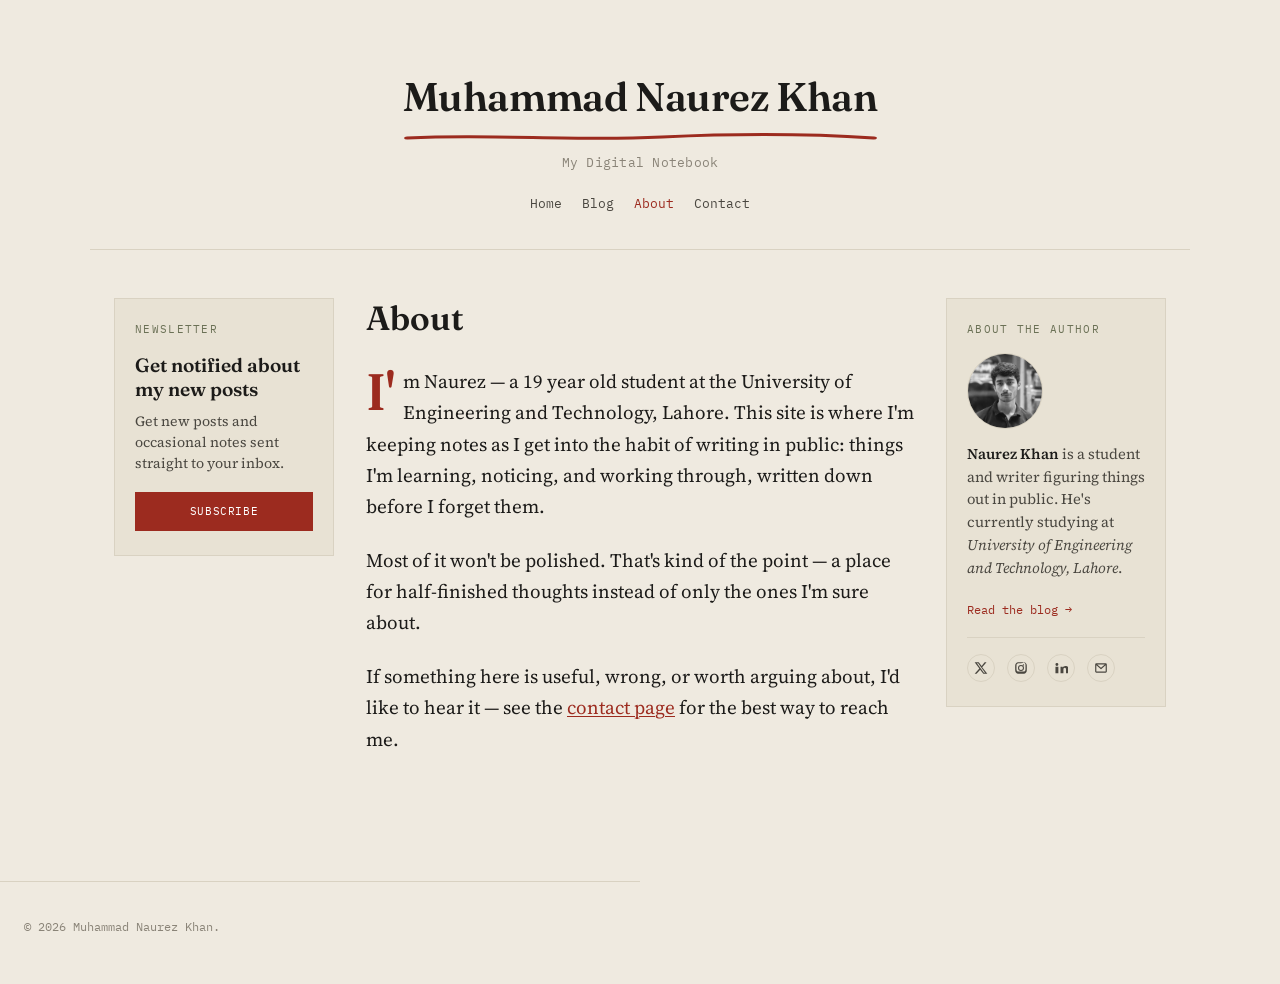
<file: blog/about.html>
<!DOCTYPE html>
<html lang="en">
<head>
<meta charset="UTF-8">
<meta name="viewport" content="width=device-width, initial-scale=1.0">
<title>About — Muhammad Naurez Khan</title>
<link rel="shortcut icon" href="images/avatar.jpg" type="image/jpeg">
<link rel="icon" href="images/avatar.jpg" type="image/jpeg" sizes="any">
<link rel="apple-touch-icon" href="images/avatar.jpg" type="image/jpeg">
<link rel="stylesheet" href="css/style.css">
</head>
<body>

  <header class="site-header wrap">
    <a class="site-title-link" href="index.html">
      <h1 class="site-title">
        Muhammad Naurez Khan
        <svg viewBox="0 0 220 10" preserveAspectRatio="none">
          <path d="M2 6 C 40 2, 80 9, 120 5 S 190 2, 218 6" />
        </svg>
      </h1>
    </a>
    <p class="site-tagline">My Digital Notebook</p>
    <nav class="site-nav">
      <a href="index.html">Home</a>
      <a href="blog.html">Blog</a>
      <a href="about.html" class="active">About</a>
      <a href="contact.html">Contact</a>
    </nav>
  </header>

  <div class="layout">
    <aside class="newsletter-sidebar" aria-label="Newsletter">
      <div class="newsletter-card">
        <p class="newsletter-label">Newsletter</p>
        <h2 class="newsletter-title">Get notified about my new posts</h2>
        <p class="newsletter-copy">
          Get new posts and occasional notes sent straight to your inbox.
        </p>
        <a class="newsletter-button" href="https://newsletter.naurez.co/" target="_blank" rel="noopener noreferrer">
          Subscribe
        </a>
      </div>
    </aside>
    <main class="content">
      <article>
        <h1 class="page-title">About</h1>
        <div class="post-body">
          <p>
            I'm Naurez — a 19 year old student at the University of Engineering
            and Technology, Lahore. This site is where I'm keeping notes as I
            get into the habit of writing in public: things I'm learning,
            noticing, and working through, written down before I forget them.
          </p>
          <p>
            Most of it won't be polished. That's kind of the point — a place
            for half-finished thoughts instead of only the ones I'm sure about.
          </p>
          <p>
            If something here is useful, wrong, or worth arguing about, I'd
            like to hear it — see the <a href="contact.html">contact page</a>
            for the best way to reach me.
          </p>
        </div>
      </article>
    </main>

    <!-- Sidebar sticks near the top of the viewport while the page scrolls. -->
    <aside class="sidebar">
      <div class="about-card">
        <p class="about-label">About the author</p>
        <img class="about-avatar" src="images/avatar.jpg" alt="Muhammad Naurez Khan">
        <p class="about-bio">
          <strong>Naurez Khan</strong> is a student and writer figuring things
          out in public. He's currently studying at
          <em>University of Engineering and Technology, Lahore</em>.
        </p>
        <a class="about-more" href="blog.html">Read the blog →</a>
        <div class="about-social">
          <a href="#" aria-label="X / Twitter" title="X / Twitter">
            <svg viewBox="0 0 24 24"><path d="M18.244 2H21.5l-7.5 8.57L22.9 22h-6.9l-5.4-6.98L4.4 22H1.14l8.02-9.17L1.1 2h7.07l4.88 6.4L18.24 2Zm-1.2 18h1.9L7.02 4h-2l12.02 16Z"/></svg>
          </a>
          <a href="#" aria-label="Instagram" title="Instagram">
            <svg viewBox="0 0 24 24"><path d="M12 2c2.72 0 3.06.01 4.12.06 1.06.05 1.79.22 2.42.46.66.26 1.22.6 1.77 1.15.55.55.9 1.11 1.15 1.77.24.63.41 1.36.46 2.42.05 1.06.06 1.4.06 4.12s-.01 3.06-.06 4.12c-.05 1.06-.22 1.79-.46 2.42a4.9 4.9 0 0 1-1.15 1.77 4.9 4.9 0 0 1-1.77 1.15c-.63.24-1.36.41-2.42.46-1.06.05-1.4.06-4.12.06s-3.06-.01-4.12-.06c-1.06-.05-1.79-.22-2.42-.46a4.9 4.9 0 0 1-1.77-1.15 4.9 4.9 0 0 1-1.15-1.77c-.24-.63-.41-1.36-.46-2.42C2.01 15.06 2 14.72 2 12s.01-3.06.06-4.12c.05-1.06.22-1.79.46-2.42.26-.66.6-1.22 1.15-1.77A4.9 4.9 0 0 1 5.44 2.54c.63-.24 1.36-.41 2.42-.46C8.94 2.01 9.28 2 12 2Zm0 1.8c-2.67 0-2.99.01-4.04.06-.87.04-1.34.18-1.65.3-.42.16-.72.35-1.03.66-.31.31-.5.61-.66 1.03-.12.31-.26.78-.3 1.65C4.27 8.55 4.26 8.87 4.26 10c0 0 0 0 0 0-.01.03-.01.03 0 0 .01 3.13.02 3.45.06 4.5.04.87.18 1.34.3 1.65.16.42.35.72.66 1.03.31.31.61.5 1.03.66.31.12.78.26 1.65.3 1.05.05 1.37.06 4.04.06s2.99-.01 4.04-.06c.87-.04 1.34-.18 1.65-.3.42-.16.72-.35 1.03-.66.31-.31.5-.61.66-1.03.12-.31.26-.78.3-1.65.05-1.05.06-1.37.06-4.04s-.01-2.99-.06-4.04c-.04-.87-.18-1.34-.3-1.65a2.8 2.8 0 0 0-.66-1.03 2.8 2.8 0 0 0-1.03-.66c-.31-.12-.78-.26-1.65-.3C14.99 3.81 14.67 3.8 12 3.8Zm0 3.05a5.15 5.15 0 1 1 0 10.3 5.15 5.15 0 0 1 0-10.3Zm0 1.8a3.35 3.35 0 1 0 0 6.7 3.35 3.35 0 0 0 0-6.7Zm5.35-1.99a1.2 1.2 0 1 1-2.4 0 1.2 1.2 0 0 1 2.4 0Z"/></svg>
          </a>
          <a href="#" aria-label="LinkedIn" title="LinkedIn">
            <svg viewBox="0 0 24 24"><path d="M4.98 3.5a2.5 2.5 0 1 1 0 5 2.5 2.5 0 0 1 0-5ZM2.5 9.75h5V21h-5V9.75Zm7.5 0h4.79v1.54h.07c.67-1.23 2.3-2.53 4.73-2.53 5.06 0 6 3.16 6 7.27V21h-5v-5.98c0-1.43-.03-3.27-2.05-3.27-2.05 0-2.37 1.55-2.37 3.16V21h-5V9.75Z"/></svg>
          </a>
          <a href="mailto:you@example.com" aria-label="Email" title="Email">
            <svg viewBox="0 0 24 24"><path d="M2 6a2 2 0 0 1 2-2h16a2 2 0 0 1 2 2v12a2 2 0 0 1-2 2H4a2 2 0 0 1-2-2V6zm3.519 0L12 11.671 18.481 6H5.52zM20 7.329l-7.341 6.424a1 1 0 0 1-1.318 0L4 7.329V18h16V7.329z"/></svg>
          </a>
        </div>
      </div>
    </aside>
  </div>

  <footer class="site-footer wrap">
    <p>&copy; <span id="year"></span> Muhammad Naurez Khan.</p>
  </footer>

  <script>
    document.getElementById('year').textContent = new Date().getFullYear();
  </script>
</body>
</html>
</file>
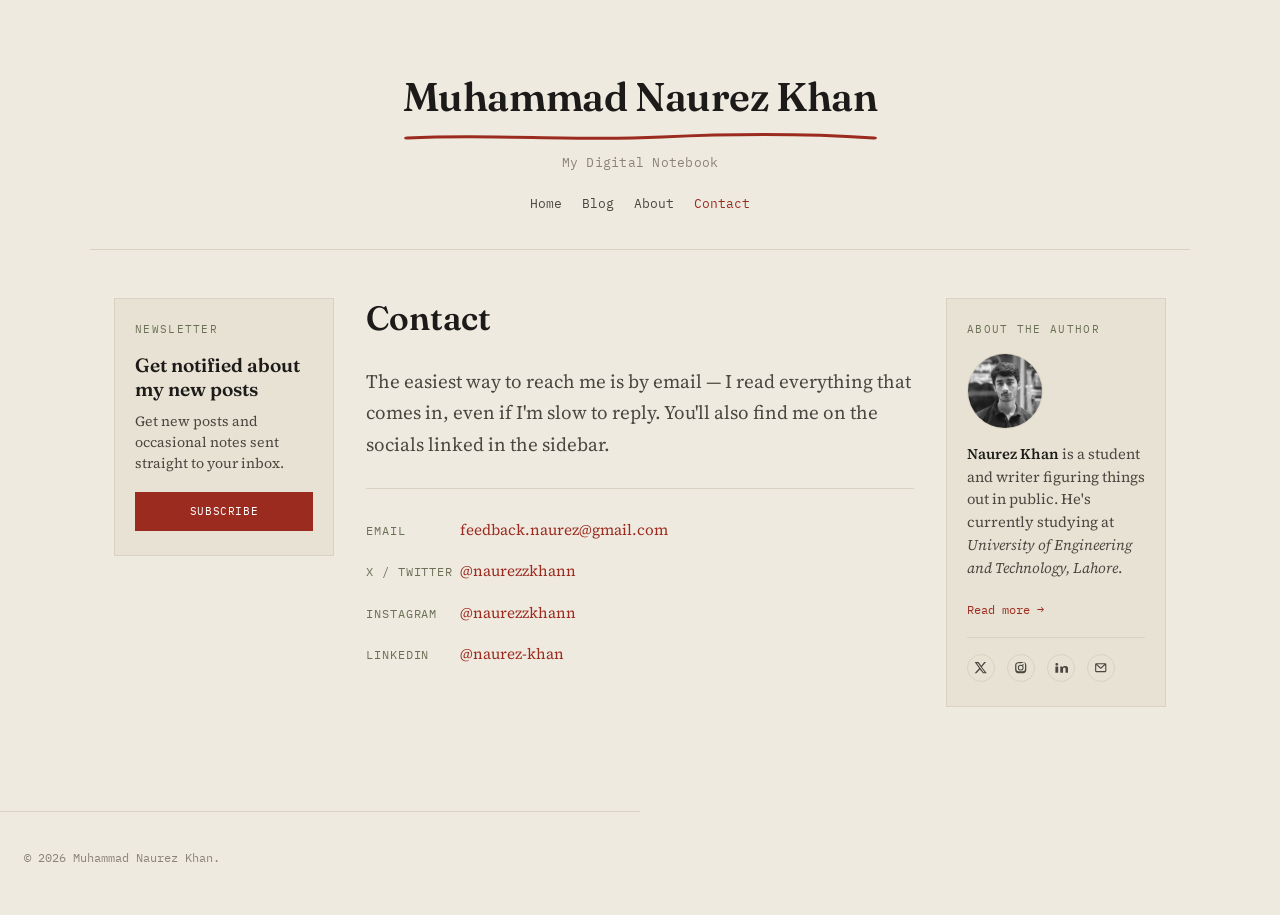
<file: blog/contact.html>
<!DOCTYPE html>
<html lang="en">
<head>
<meta charset="UTF-8">
<meta name="viewport" content="width=device-width, initial-scale=1.0">
<title>Contact — Muhammad Naurez Khan</title>
<link rel="shortcut icon" href="images/avatar.jpg" type="image/jpeg">
<link rel="icon" href="images/avatar.jpg" type="image/jpeg" sizes="any">
<link rel="apple-touch-icon" href="images/avatar.jpg" type="image/jpeg">
<link rel="stylesheet" href="css/style.css">
</head>
<body>

  <header class="site-header wrap">
    <a class="site-title-link" href="index.html">
      <h1 class="site-title">
        Muhammad Naurez Khan
        <svg viewBox="0 0 220 10" preserveAspectRatio="none">
          <path d="M2 6 C 40 2, 80 9, 120 5 S 190 2, 218 6" />
        </svg>
      </h1>
    </a>
    <p class="site-tagline">My Digital Notebook</p>
    <nav class="site-nav">
      <a href="index.html">Home</a>
      <a href="blog.html">Blog</a>
      <a href="about.html">About</a>
      <a href="contact.html" class="active">Contact</a>
    </nav>
  </header>

  <div class="layout">
    <aside class="newsletter-sidebar" aria-label="Newsletter">
      <div class="newsletter-card">
        <p class="newsletter-label">Newsletter</p>
        <h2 class="newsletter-title">Get notified about my new posts</h2>
        <p class="newsletter-copy">
          Get new posts and occasional notes sent straight to your inbox.
        </p>
        <a class="newsletter-button" href="https://newsletter.naurez.co/" target="_blank" rel="noopener noreferrer">
          Subscribe
        </a>
      </div>
    </aside>
    <main class="content">
      <article>
        <h1 class="page-title">Contact</h1>
        <div class="page-body">
          <p>
            The easiest way to reach me is by email — I read everything that
            comes in, even if I'm slow to reply. You'll also find me on the
            socials linked in the sidebar.
          </p>
        </div>
        <ul class="contact-links">
          <li><span class="label">Email</span> <a href="mailto:feedback.naurez@gmail.com" >feedback.naurez@gmail.com</a></li>
          <li><span class="label">X / Twitter</span> <a href="https://x.com/naurezzkhann">@naurezzkhann</a></li>
          <li><span class="label">Instagram</span> <a href="https://www.instagram.com/naurezzkhann/">@naurezzkhann</a></li>
          <li><span class="label">LinkedIn</span> <a href="https://www.linkedin.com/in/muhammad-naurez-khan-40723b40b/">@naurez-khan</a></li>
        </ul>
      </article>
    </main>

    <!-- Sidebar sticks near the top of the viewport while the page scrolls. -->
    <aside class="sidebar">
      <div class="about-card">
        <p class="about-label">About the author</p>
        <img class="about-avatar" src="images/avatar.jpg" alt="Muhammad Naurez Khan">
        <p class="about-bio">
          <strong>Naurez Khan</strong> is a student and writer figuring things
          out in public. He's currently studying at
          <em>University of Engineering and Technology, Lahore</em>.
        </p>
        <a class="about-more" href="about.html">Read more →</a>
        <div class="about-social">
          <a href="https://x.com/naurezzkhann" aria-label="X / Twitter" title="X / Twitter">
            <svg viewBox="0 0 25 25"><path d="M18.244 2H21.5l-7.5 8.57L22.9 22h-6.9l-5.4-6.98L4.4 22H1.14l8.02-9.17L1.1 2h7.07l4.88 6.4L18.24 2Zm-1.2 18h1.9L7.02 4h-2l12.02 16Z"/></svg>
          </a>
          <a href="https://www.instagram.com/naurezzkhann/" aria-label="Instagram" title="Instagram">
            <svg viewBox="0 0 25 25"><path d="M12 2c2.72 0 3.06.01 4.12.06 1.06.05 1.79.22 2.42.46.66.26 1.22.6 1.77 1.15.55.55.9 1.11 1.15 1.77.24.63.41 1.36.46 2.42.05 1.06.06 1.4.06 4.12s-.01 3.06-.06 4.12c-.05 1.06-.22 1.79-.46 2.42a4.9 4.9 0 0 1-1.15 1.77 4.9 4.9 0 0 1-1.77 1.15c-.63.24-1.36.41-2.42.46-1.06.05-1.4.06-4.12.06s-3.06-.01-4.12-.06c-1.06-.05-1.79-.22-2.42-.46a4.9 4.9 0 0 1-1.77-1.15 4.9 4.9 0 0 1-1.15-1.77c-.24-.63-.41-1.36-.46-2.42C2.01 15.06 2 14.72 2 12s.01-3.06.06-4.12c.05-1.06.22-1.79.46-2.42.26-.66.6-1.22 1.15-1.77A4.9 4.9 0 0 1 5.44 2.54c.63-.24 1.36-.41 2.42-.46C8.94 2.01 9.28 2 12 2Zm0 1.8c-2.67 0-2.99.01-4.04.06-.87.04-1.34.18-1.65.3-.42.16-.72.35-1.03.66-.31.31-.5.61-.66 1.03-.12.31-.26.78-.3 1.65C4.27 8.55 4.26 8.87 4.26 10c0 0 0 0 0 0-.01.03-.01.03 0 0 .01 3.13.02 3.45.06 4.5.04.87.18 1.34.3 1.65.16.42.35.72.66 1.03.31.31.61.5 1.03.66.31.12.78.26 1.65.3 1.05.05 1.37.06 4.04.06s2.99-.01 4.04-.06c.87-.04 1.34-.18 1.65-.3.42-.16.72-.35 1.03-.66.31-.31.5-.61.66-1.03.12-.31.26-.78.3-1.65.05-1.05.06-1.37.06-4.04s-.01-2.99-.06-4.04c-.04-.87-.18-1.34-.3-1.65a2.8 2.8 0 0 0-.66-1.03 2.8 2.8 0 0 0-1.03-.66c-.31-.12-.78-.26-1.65-.3C14.99 3.81 14.67 3.8 12 3.8Zm0 3.05a5.15 5.15 0 1 1 0 10.3 5.15 5.15 0 0 1 0-10.3Zm0 1.8a3.35 3.35 0 1 0 0 6.7 3.35 3.35 0 0 0 0-6.7Zm5.35-1.99a1.2 1.2 0 1 1-2.4 0 1.2 1.2 0 0 1 2.4 0Z"/></svg>
          </a>
          <a href="https://www.linkedin.com/in/muhammad-naurez-khan-40723b40b/" aria-label="LinkedIn" title="LinkedIn">
            <svg viewBox="0 0 25 25"><path d="M4.98 3.5a2.5 2.5 0 1 1 0 5 2.5 2.5 0 0 1 0-5ZM2.5 9.75h5V21h-5V9.75Zm7.5 0h4.79v1.54h.07c.67-1.23 2.3-2.53 4.73-2.53 5.06 0 6 3.16 6 7.27V21h-5v-5.98c0-1.43-.03-3.27-2.05-3.27-2.05 0-2.37 1.55-2.37 3.16V21h-5V9.75Z"/></svg>
          </a>
          <a href="mailto:feedback.naurez@gmail.com" aria-label="Email" title="Email">
            <svg viewBox="0 0 25 25"><path d="M2 6a2 2 0 0 1 2-2h16a2 2 0 0 1 2 2v12a2 2 0 0 1-2 2H4a2 2 0 0 1-2-2V6zm3.519 0L12 11.671 18.481 6H5.52zM20 7.329l-7.341 6.424a1 1 0 0 1-1.318 0L4 7.329V18h16V7.329z"/></svg>
          </a>
        </div>
      </div>
    </aside>
  </div>

  <footer class="site-footer wrap">
    <p>&copy; <span id="year"></span> Muhammad Naurez Khan.</p>
  </footer>

  <script>
    document.getElementById('year').textContent = new Date().getFullYear();
  </script>
</body>
</html>
</file>
<file: blog/css/style.css>
@import url('https://fonts.googleapis.com/css2?family=Fraunces:opsz,wght@9..144,400;9..144,500;9..144,600&family=Source+Serif+4:ital,wght@0,400;0,600;1,400&family=IBM+Plex+Mono:wght@400;500&display=swap');

:root {
  --paper: #efeae0;
  --paper-soft: #e8e2d4;
  --ink: #1c1b19;
  --ink-soft: #4a4740;
  --ink-faint: #8a8478;
  --stamp: #9c2b1f;
  --olive: #6b7156;
  --rule: #d9d2c2;
  --max-width: 640px;
  --wide-width: 1100px;
  --sidebar-width: 220px;
  --newsletter-width: var(--sidebar-width);
}
* { box-sizing: border-box; }

html { -webkit-text-size-adjust: 100%; }

body {
  margin: 0;
  background: var(--paper);
  color: var(--ink);
  font-family: 'Source Serif 4', Georgia, serif;
  font-size: 19px;
  line-height: 1.65;
  -webkit-font-smoothing: antialiased;
}

a {
  color: var(--stamp);
  text-decoration-thickness: 1px;
  text-underline-offset: 2px;
}

a:hover { color: var(--ink); }

a:focus-visible,
button:focus-visible {
  outline: 2px solid var(--stamp);
  outline-offset: 3px;
}

.wrap {
  max-width: var(--max-width);
  margin: 0 auto;
  padding: 0 24px;
}

/* ---------- Site header (always full width, on top) ---------- */

.site-header {
  max-width: var(--wide-width);
  padding: 64px 24px 32px;
  border-bottom: 1px solid var(--rule);
  margin: 0 auto 48px;
  position: relative;
  z-index: 10;
  display: flex;
  flex-direction: column;
  align-items: center;
  text-align: center;
}

.site-title-link {
  text-decoration: none;
  color: var(--ink);
  display: inline-block;
  margin: 0;
}

.site-title {
  font-family: 'Fraunces', serif;
  font-weight: 600;
  font-size: 2.5rem;
  letter-spacing: -0.01em;
  margin: 0;
  position: relative;
  display: inline-block;
  white-space: nowrap;
}

/* Hand-drawn underline mark — the signature element */
.site-title svg {
  display: block;
  width: 100%;
  height: 10px;
  margin-top: 2px;
  overflow: visible;
}

.site-title svg path {
  stroke: var(--stamp);
  stroke-width: 3;
  fill: none;
  stroke-linecap: round;
}

.site-tagline {
  font-family: 'IBM Plex Mono', monospace;
  font-size: 0.8rem;
  color: var(--ink-faint);
  margin: 10px auto 20px;
  letter-spacing: 0.02em;
}

.site-nav {
  font-family: 'IBM Plex Mono', monospace;
  font-size: 0.82rem;
  display: flex;
  justify-content: center;
  gap: 20px;
  width: 100%;
}

.site-nav a {
  color: var(--ink-soft);
  text-decoration: none;
  padding-bottom: 2px;
  border-bottom: none;
}

.site-nav a:hover,
.site-nav a.active {
  color: var(--stamp);
  border-bottom: none;
}

/* ---------- Page layout: newsletter + content + author ---------- */

.layout {
  max-width: var(--wide-width);
  margin: 0 auto;
  padding: 0 24px 32px;
  display: grid;
  grid-template-columns: var(--newsletter-width) minmax(0, 1fr) var(--sidebar-width);
  gap: 32px;
  align-items: start;
}

.content {
  min-width: 0;
}

/* ---------- Sidebar / About the author ---------- */

.sidebar,
.newsletter-sidebar {
  position: sticky;
  top: 32px;
  align-self: start;
  height: max-content;
  z-index: 2;
}

.about-card,
.newsletter-card {
  width: 100%;
  border: 1px solid var(--rule);
  background: var(--paper-soft);
  padding: 22px 20px 24px;
}

.newsletter-label {
  font-family: 'IBM Plex Mono', monospace;
  font-size: 0.68rem;
  letter-spacing: 0.12em;
  text-transform: uppercase;
  color: var(--olive);
  margin: 0 0 14px;
}

.newsletter-title {
  margin: 0 0 10px;
  color: var(--ink);
  font-family: 'Fraunces', Georgia, serif;
  font-size: 1.2rem;
  line-height: 1.25;
  font-weight: 600;
}

.newsletter-copy {
  margin: 0 0 18px;
  color: var(--ink-soft);
  font-size: 0.88rem;
  line-height: 1.5;
}

.newsletter-button {
  display: block;
  padding: 11px 12px;
  background: var(--stamp);
  color: #fff;
  border: 1px solid var(--stamp);
  font-family: 'IBM Plex Mono', monospace;
  font-size: 0.68rem;
  line-height: 1.4;
  letter-spacing: 0.06em;
  text-align: center;
  text-decoration: none;
  text-transform: uppercase;
}

.newsletter-button:hover {
  background: var(--ink);
  border-color: var(--ink);
  color: #fff;
}

.about-label {
  font-family: 'IBM Plex Mono', monospace;
  font-size: 0.68rem;
  letter-spacing: 0.12em;
  text-transform: uppercase;
  color: var(--olive);
  margin: 0 0 14px;
}

.about-avatar {
  width: 76px;
  height: 76px;
  border-radius: 50%;
  border: 1px solid var(--rule);
  display: block;
  margin: 0 0 14px;
  object-fit: cover;
  background: var(--paper);
}

.about-bio {
  font-size: 0.92rem;
  color: var(--ink-soft);
  margin: 0 0 12px;
  line-height: 1.55;
}

.about-bio strong {
  color: var(--ink);
  font-weight: 600;
}

.about-bio em {
  font-style: italic;
}

.about-more {
  font-family: 'IBM Plex Mono', monospace;
  font-size: 0.78rem;
  text-decoration: none;
  display: inline-block;
  margin-bottom: 18px;
}

.about-social {
  display: flex;
  gap: 12px;
  padding-top: 16px;
  border-top: 1px solid var(--rule);
}

.about-social a {
  color: var(--ink-soft);
  display: inline-flex;
  width: 28px;
  height: 28px;
  align-items: center;
  justify-content: center;
  border: 1px solid var(--rule);
  border-radius: 50%;
  transition: color 0.15s ease, border-color 0.15s ease;
}

.about-social a:hover {
  color: var(--stamp);
  border-color: var(--stamp);
}

.about-social svg {
  width: 14px;
  height: 14px;
  fill: currentColor;
}

/* ---------- Home page ---------- */

.intro {
  margin-bottom: 56px;
}

.intro p {
  font-size: 1.05rem;
  color: var(--ink-soft);
}

.section-label {
  font-family: 'IBM Plex Mono', monospace;
  font-size: 0.72rem;
  letter-spacing: 0.12em;
  text-transform: uppercase;
  color: var(--olive);
  margin: 0 0 18px;
}

.post-preview {
  border-top: 1px solid var(--rule);
  padding: 28px 0;
}

.post-preview:first-of-type { border-top: none; padding-top: 0; }

.post-preview-thumb {
  width: 100%;
  max-height: 260px;
  object-fit: cover;
  border: 1px solid var(--rule);
  margin: 0 0 16px;
  display: block;
}

.post-preview-title {
  font-family: 'Fraunces', serif;
  font-weight: 600;
  font-size: 1.5rem;
  margin: 0 0 6px;
  line-height: 1.25;
}

.post-preview-title a {
  color: var(--ink);
  text-decoration: none;
}

.post-preview-title a:hover { color: var(--stamp); }

.post-meta {
  font-family: 'IBM Plex Mono', monospace;
  font-size: 0.75rem;
  color: var(--ink-faint);
  margin-bottom: 10px;
}

.post-excerpt {
  color: var(--ink-soft);
  margin: 0 0 8px;
}

.read-more {
  font-family: 'IBM Plex Mono', monospace;
  font-size: 0.8rem;
  text-decoration: none;
}

.archive-link {
  display: inline-block;
  margin-top: 8px;
  font-family: 'IBM Plex Mono', monospace;
  font-size: 0.82rem;
}

/* ---------- Single post page ---------- */

.post-title {
  font-family: 'Fraunces', serif;
  font-weight: 600;
  font-size: 2.1rem;
  line-height: 1.2;
  margin: 0 0 12px;
}

.post-tags {
  display: flex;
  gap: 8px;
  margin-bottom: 32px;
}

.post-tag {
  font-family: 'IBM Plex Mono', monospace;
  font-size: 0.7rem;
  letter-spacing: 0.04em;
  color: var(--olive);
  border: 1px solid var(--rule);
  border-radius: 3px;
  padding: 2px 8px;
}

.post-cover {
  width: 100%;
  max-height: 420px;
  object-fit: cover;
  border: 1px solid var(--rule);
  margin: 0 0 32px;
  display: block;
}

.post-body p {
  margin: 0 0 22px;
}

.post-body > p:first-of-type::first-letter {
  font-family: 'Fraunces', serif;
  font-size: 3.2rem;
  font-weight: 600;
  float: left;
  line-height: 0.8;
  padding: 6px 8px 0 0;
  color: var(--stamp);
}

.post-body blockquote {
  margin: 26px 0 26px 2rem;
  padding: 0 0 0 18px;
  border-left: 2px solid var(--stamp);
  background: transparent;
  color: var(--ink-soft);
  font-size: 0.95em;
  font-style: normal;
  line-height: 1.6;
}

.post-body blockquote p {
  margin: 0;
}

.post-body blockquote p + p {
  margin-top: 12px;
}

.post-image {
  margin: 0 0 28px;
}

.post-image img {
  width: 100%;
  display: block;
  border: 1px solid var(--rule);
}

.post-image figcaption {
  font-family: 'IBM Plex Mono', monospace;
  font-size: 0.75rem;
  color: var(--ink-faint);
  margin-top: 8px;
}

/* ---------- Static pages (About / Contact) ---------- */

.page-title {
  font-family: 'Fraunces', serif;
  font-weight: 600;
  font-size: 2.1rem;
  line-height: 1.2;
  margin: 0 0 28px;
}

.contact-links a {
  font-size: 0.95rem;
}

.page-body p {
  margin: 0 0 22px;
  color: var(--ink-soft);
}

.contact-links {
  list-style: none;
  margin: 28px 0 0;
  padding: 24px 0 0;
  border-top: 1px solid var(--rule);
}

.contact-links li { margin-bottom: 10px; }

.contact-links a {
  text-decoration: none;
}

.contact-links .label {
  font-family: 'IBM Plex Mono', monospace;
  font-size: 0.72rem;
  letter-spacing: 0.08em;
  text-transform: uppercase;
  color: var(--olive);
  display: inline-block;
  width: 90px;
}

/* ---------- Pagination ---------- */

.pagination {
  display: flex;
  justify-content: space-between;
  align-items: flex-start;
  gap: 20px;
  margin-top: 56px;
  padding-top: 28px;
  border-top: 1px solid var(--rule);
  font-family: 'IBM Plex Mono', monospace;
  font-size: 0.85rem;
}

.pagination a {
  text-decoration: none;
  color: var(--ink-soft);
  max-width: 45%;
}

.pagination a:hover { color: var(--stamp); }

.pagination .direction {
  display: block;
  font-size: 0.7rem;
  color: var(--ink-faint);
  margin-bottom: 4px;
}

.pagination .older { text-align: right; margin-left: auto; }

.pagination .placeholder {
  color: var(--ink-faint);
  font-size: 0.8rem;
}

/* ---------- Footer ---------- */

.site-footer {
  margin: 72px 0 48px;
  padding-top: 24px;
  border-top: 1px solid var(--rule);
  font-family: 'IBM Plex Mono', monospace;
  font-size: 0.72rem;
  color: var(--ink-faint);
}

/* ---------- States ---------- */

.loading-state,
.empty-state {
  font-family: 'IBM Plex Mono', monospace;
  font-size: 0.85rem;
  color: var(--ink-faint);
  padding: 40px 0;
}

/* ---------- Responsive ---------- */

@media (max-width: 900px) {
  .layout {
    grid-template-columns: 1fr;
    gap: 40px;
  }

  .content { order: 1; }

  .newsletter-sidebar {
    order: 2;
    position: static;
    width: 100%;
    max-width: 440px;
  }

  .sidebar {
    order: 3;
    position: static;
  }

  .about-card,
  .newsletter-card {
    position: static;
    width: 100%;
  }
}

@media (max-width: 760px) {
  .layout {
    grid-template-columns: 1fr;
    gap: 40px;
  }

  .sidebar {
    position: static;
  }

  .newsletter-sidebar {
    max-width: none;
  }

  .about-card {
    display: grid;
    grid-template-columns: auto 1fr;
    column-gap: 16px;
    row-gap: 10px;
    align-items: start;
  }

  .about-label { grid-column: 1 / -1; margin-bottom: 4px; }
  .about-avatar { margin-bottom: 0; grid-row: 2 / 4; }
  .about-bio { margin-bottom: 0; }
  .about-more { margin-bottom: 0; }
  .about-social { grid-column: 1 / -1; }

  .newsletter-card {
    max-width: none;
  }
}

@media (max-width: 480px) {
  body { font-size: 17px; }
  .site-title { font-size: 1.55rem; white-space: nowrap; }
  .post-title { font-size: 1.6rem; }
  .site-header { padding: 40px 24px 24px; }
  .contact-links a { font-size: 0.88rem; }
}
</file>
